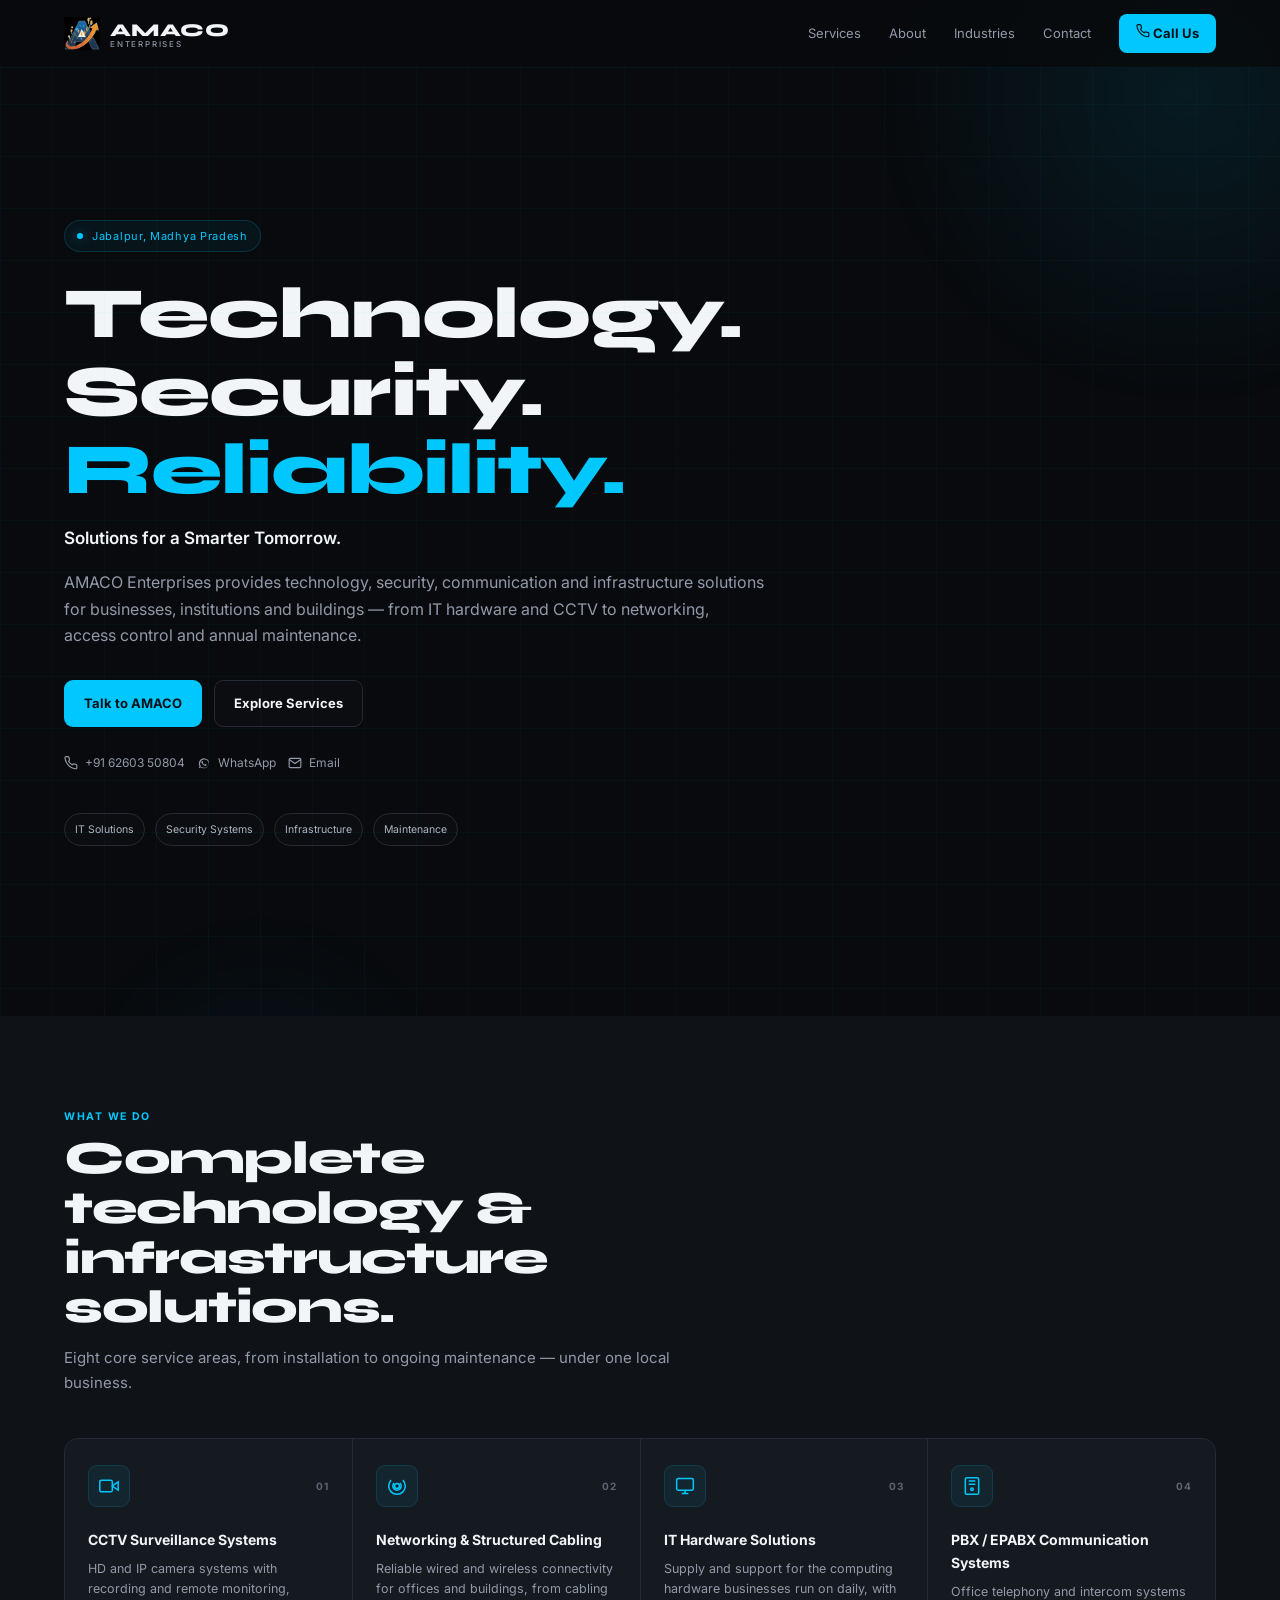
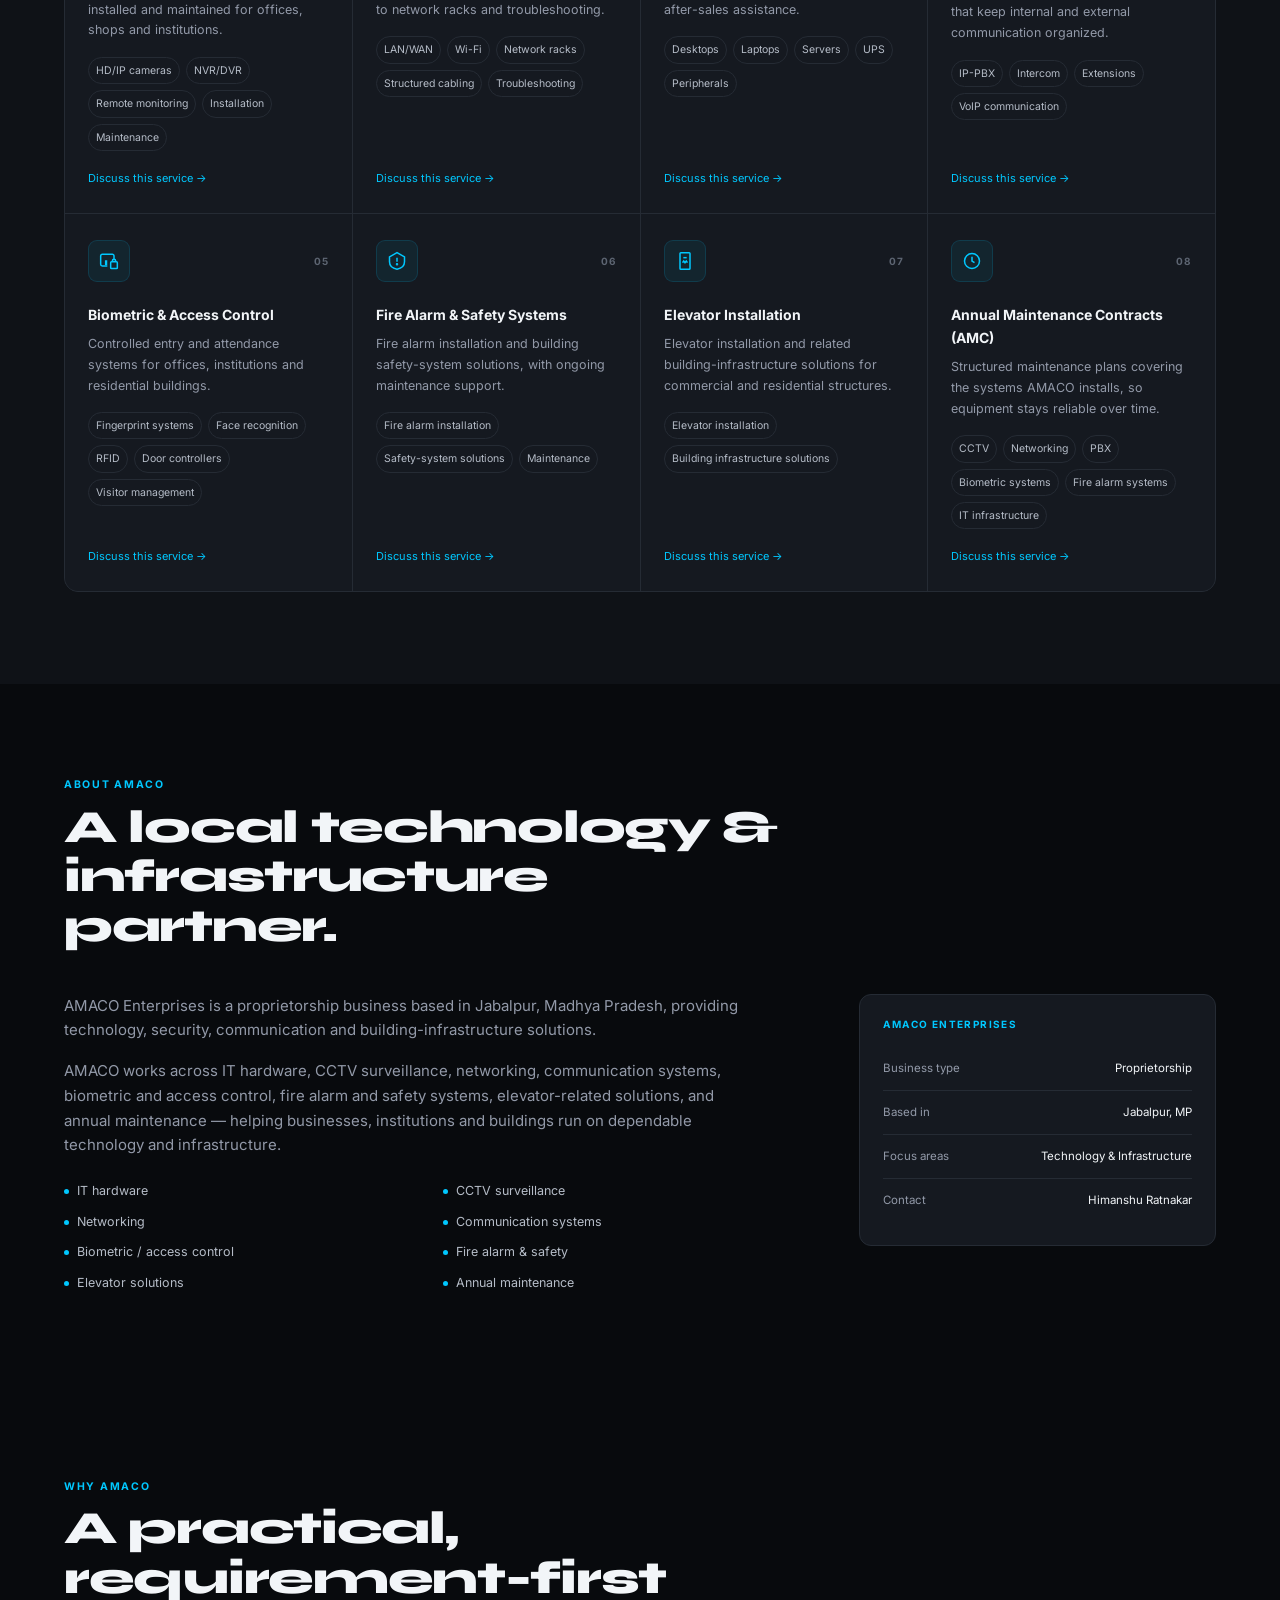
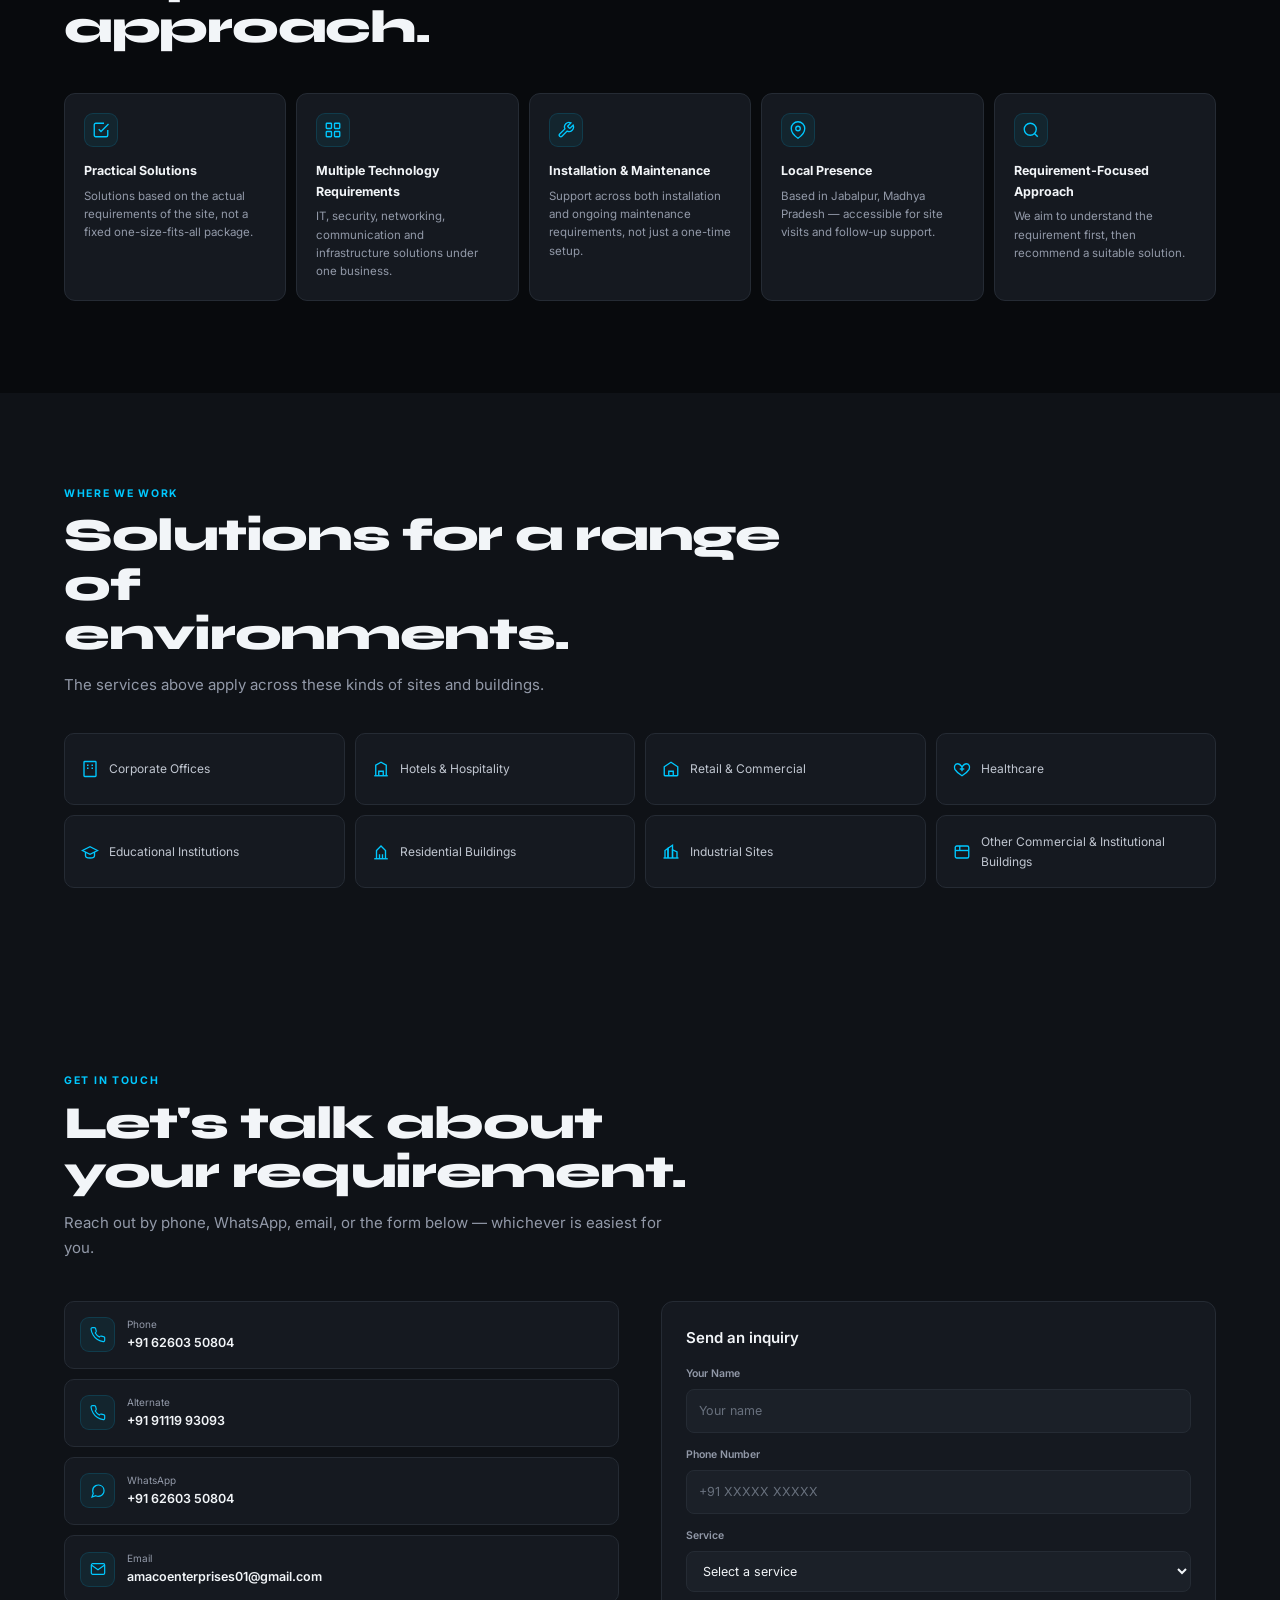
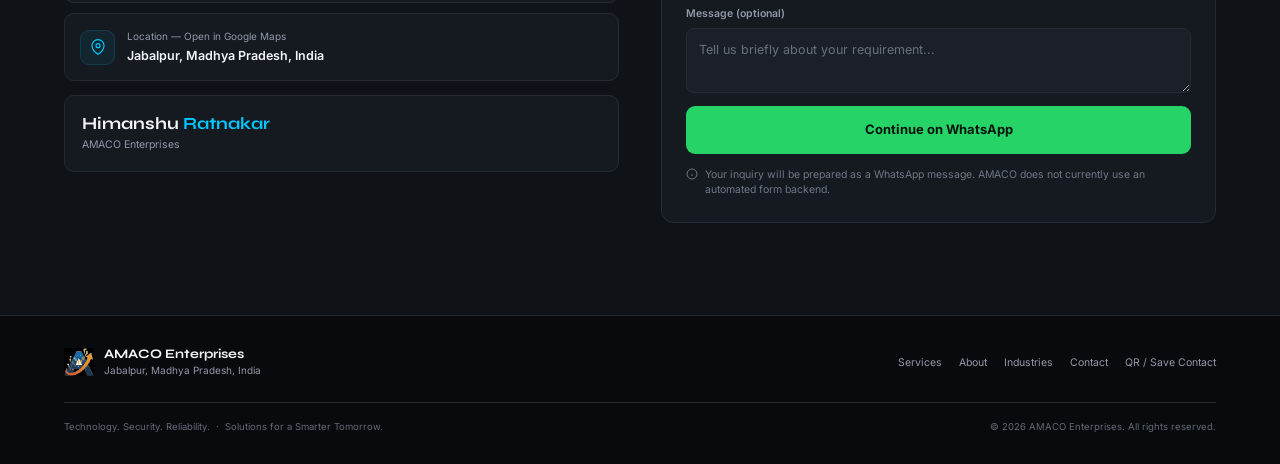
<file: index.html>
<!DOCTYPE html>
<html lang="en">
<head>
<meta charset="UTF-8"/>
<meta name="viewport" content="width=device-width, initial-scale=1.0"/>
<title>AMACO Enterprises — Technology. Security. Reliability.</title>
<meta name="description" content="AMACO Enterprises provides IT hardware, CCTV, networking, communication, access control, fire safety, elevator and maintenance solutions in Jabalpur, Madhya Pradesh."/>
<meta name="theme-color" content="#0A0B0E"/>

<!-- Open Graph -->
<meta property="og:title" content="AMACO Enterprises — Technology. Security. Reliability."/>
<meta property="og:description" content="Technology, security, communication and infrastructure solutions for businesses, institutions and buildings — based in Jabalpur, Madhya Pradesh."/>
<meta property="og:type" content="website"/>
<meta property="og:image" content="assets/logo_full.png"/>

<link rel="icon" type="image/png" sizes="512x512" href="assets/favicon-512.png"/>
<link rel="icon" type="image/png" sizes="192x192" href="assets/favicon-192.png"/>
<link rel="icon" type="image/png" sizes="32x32" href="assets/favicon-32.png"/>
<link rel="apple-touch-icon" href="assets/favicon-192.png"/>

<link rel="stylesheet" href="assets/style.css"/>
</head>
<body>

<div class="site-watermark" aria-hidden="true"></div>

<!-- NAV -->
<nav>
  <a class="nav-logo" href="#hero" aria-label="AMACO Enterprises home">
    <img src="assets/logo_mark_tight.png" alt="AMACO Enterprises logo"/>
    <span class="nav-logo-text">AMACO<small>Enterprises</small></span>
  </a>
  <div class="nav-links">
    <a href="#services">Services</a>
    <a href="#about">About</a>
    <a href="#industries">Industries</a>
    <a href="#contact">Contact</a>
    <a href="tel:+916260350804" class="nav-cta">
      <svg width="14" height="14" fill="none" stroke="currentColor" stroke-width="2" viewBox="0 0 24 24"><path d="M22 16.92v3a2 2 0 0 1-2.18 2 19.79 19.79 0 0 1-8.63-3.07A19.5 19.5 0 0 1 4.69 12 19.79 19.79 0 0 1 1.62 3.37 2 2 0 0 1 3.6 1h3a2 2 0 0 1 2 1.72c.127.96.361 1.903.7 2.81a2 2 0 0 1-.45 2.11L7.91 8.96a16 16 0 0 0 6.12 6.12l.96-.96a2 2 0 0 1 2.11-.45c.907.339 1.85.573 2.81.7A2 2 0 0 1 22 16.92z"/></svg>
      Call Us
    </a>
  </div>
  <button class="nav-toggle" id="navToggle" aria-label="Open menu" aria-expanded="false">
    <svg viewBox="0 0 24 24" fill="none" stroke="currentColor" stroke-width="2"><line x1="3" y1="6" x2="21" y2="6"/><line x1="3" y1="12" x2="21" y2="12"/><line x1="3" y1="18" x2="21" y2="18"/></svg>
  </button>
</nav>

<div class="mobile-menu" id="mobileMenu">
  <a href="#services">Services</a>
  <a href="#about">About</a>
  <a href="#industries">Industries</a>
  <a href="#contact">Contact</a>
  <a href="tel:+916260350804" class="nav-cta">Call Us</a>
</div>

<!-- HERO -->
<section id="hero">
  <div class="hero-bg">
    <div class="hero-bg-grid"></div>
    <div class="hero-bg-glow"></div>
    <div class="hero-bg-glow2"></div>
  </div>
  <div class="hero-inner">
    <div class="hero-eyebrow">
      <span class="eyebrow-dot"></span>
      Jabalpur, Madhya Pradesh
    </div>
    <h1 class="hero-title">
      Technology. Security. <span class="accent">Reliability.</span>
    </h1>
    <div class="hero-tagline">Solutions for a Smarter Tomorrow.</div>
    <p class="hero-sub">
      AMACO Enterprises provides technology, security, communication and infrastructure solutions for businesses, institutions and buildings — from IT hardware and CCTV to networking, access control and annual maintenance.
    </p>
    <div class="hero-actions">
      <a href="#contact" class="btn-primary">Talk to AMACO</a>
      <a href="#services" class="btn-secondary">Explore Services</a>
    </div>
    <div class="hero-quickactions">
      <a href="tel:+916260350804" class="quick-action">
        <svg width="14" height="14" fill="none" stroke="currentColor" stroke-width="2" viewBox="0 0 24 24"><path d="M22 16.92v3a2 2 0 0 1-2.18 2 19.79 19.79 0 0 1-8.63-3.07A19.5 19.5 0 0 1 4.69 12 19.79 19.79 0 0 1 1.62 3.37 2 2 0 0 1 3.6 1h3a2 2 0 0 1 2 1.72c.127.96.361 1.903.7 2.81a2 2 0 0 1-.45 2.11L7.91 8.96a16 16 0 0 0 6.12 6.12l.96-.96a2 2 0 0 1 2.11-.45c.907.339 1.85.573 2.81.7A2 2 0 0 1 22 16.92z"/></svg>
        +91 62603 50804
      </a>
      <a href="https://wa.me/916260350804?text=Hello%20AMACO%20Enterprises%2C%20I%20would%20like%20to%20discuss%20a%20requirement." target="_blank" class="quick-action">
        <svg width="14" height="14" fill="currentColor" viewBox="0 0 24 24"><path d="M17.6 6.32A8.86 8.86 0 0 0 12.05 4a8.94 8.94 0 0 0-7.74 13.4L3 21l3.7-1.28a8.9 8.9 0 0 0 4.35 1.13h0a8.94 8.94 0 0 0 6.55-15.53zm-5.55 13.7h0a7.42 7.42 0 0 1-3.78-1.04l-.27-.16-2.24.77.75-2.18-.18-.28a7.44 7.44 0 1 1 13.83-3.9 7.4 7.4 0 0 1-8.11 6.79zm4.08-5.56c-.22-.11-1.32-.65-1.53-.72s-.35-.11-.5.11-.58.72-.71.87-.26.17-.48.06a6.1 6.1 0 0 1-1.79-1.1 6.7 6.7 0 0 1-1.24-1.54c-.13-.22 0-.34.1-.45s.22-.26.33-.39a1.5 1.5 0 0 0 .22-.37.4.4 0 0 0 0-.39c-.06-.11-.5-1.2-.68-1.65s-.36-.38-.5-.38h-.43a.82.82 0 0 0-.6.28 2.5 2.5 0 0 0-.78 1.85 4.34 4.34 0 0 0 .91 2.3 9.9 9.9 0 0 0 3.79 3.35c.53.23.94.36 1.26.47a3 3 0 0 0 1.39.09 2.27 2.27 0 0 0 1.49-1.05 1.85 1.85 0 0 0 .13-1.05c-.06-.09-.2-.15-.42-.26z"/></svg>
        WhatsApp
      </a>
      <a href="mailto:amacoenterprises01@gmail.com" class="quick-action">
        <svg width="14" height="14" fill="none" stroke="currentColor" stroke-width="2" viewBox="0 0 24 24"><path d="M4 4h16c1.1 0 2 .9 2 2v12c0 1.1-.9 2-2 2H4c-1.1 0-2-.9-2-2V6c0-1.1.9-2 2-2z"/><polyline points="22,6 12,13 2,6"/></svg>
        Email
      </a>
    </div>
    <div class="value-strip">
      <span>IT Solutions</span>
      <span>Security Systems</span>
      <span>Infrastructure</span>
      <span>Maintenance</span>
    </div>
  </div>
</section>

<!-- SERVICES -->
<section id="services">
  <div class="section-label">What We Do</div>
  <h2 class="section-title">Complete technology &amp;<br>infrastructure solutions.</h2>
  <p class="section-sub">Eight core service areas, from installation to ongoing maintenance — under one local business.</p>

  <div class="services-grid">

    <div class="service-card">
      <div class="service-top">
        <div class="service-icon">
          <svg width="20" height="20" fill="none" stroke="currentColor" stroke-width="1.8" viewBox="0 0 24 24"><path d="M23 7l-7 5 7 5V7z"/><rect x="1" y="5" width="15" height="14" rx="2"/></svg>
        </div>
        <span class="service-num">01</span>
      </div>
      <div class="service-title">CCTV Surveillance Systems</div>
      <div class="service-desc">HD and IP camera systems with recording and remote monitoring, installed and maintained for offices, shops and institutions.</div>
      <ul class="service-includes">
        <li>HD/IP cameras</li><li>NVR/DVR</li><li>Remote monitoring</li><li>Installation</li><li>Maintenance</li>
      </ul>
      <a href="#contact" class="service-cta">Discuss this service →</a>
    </div>

    <div class="service-card">
      <div class="service-top">
        <div class="service-icon">
          <svg width="20" height="20" fill="none" stroke="currentColor" stroke-width="1.8" viewBox="0 0 24 24"><circle cx="12" cy="12" r="3"/><path d="M19.07 4.93a10 10 0 1 1-14.14 0"/><path d="M15.54 8.46a5 5 0 1 1-7.07 0"/></svg>
        </div>
        <span class="service-num">02</span>
      </div>
      <div class="service-title">Networking &amp; Structured Cabling</div>
      <div class="service-desc">Reliable wired and wireless connectivity for offices and buildings, from cabling to network racks and troubleshooting.</div>
      <ul class="service-includes">
        <li>LAN/WAN</li><li>Wi-Fi</li><li>Network racks</li><li>Structured cabling</li><li>Troubleshooting</li>
      </ul>
      <a href="#contact" class="service-cta">Discuss this service →</a>
    </div>

    <div class="service-card">
      <div class="service-top">
        <div class="service-icon">
          <svg width="20" height="20" fill="none" stroke="currentColor" stroke-width="1.8" viewBox="0 0 24 24"><rect x="2" y="3" width="20" height="14" rx="2"/><line x1="8" y1="21" x2="16" y2="21"/><line x1="12" y1="17" x2="12" y2="21"/></svg>
        </div>
        <span class="service-num">03</span>
      </div>
      <div class="service-title">IT Hardware Solutions</div>
      <div class="service-desc">Supply and support for the computing hardware businesses run on daily, with after-sales assistance.</div>
      <ul class="service-includes">
        <li>Desktops</li><li>Laptops</li><li>Servers</li><li>UPS</li><li>Peripherals</li>
      </ul>
      <a href="#contact" class="service-cta">Discuss this service →</a>
    </div>

    <div class="service-card">
      <div class="service-top">
        <div class="service-icon">
          <svg width="20" height="20" fill="none" stroke="currentColor" stroke-width="1.8" viewBox="0 0 24 24"><rect x="4" y="2" width="16" height="20" rx="2"/><line x1="8" y1="6" x2="16" y2="6"/><line x1="8" y1="10" x2="16" y2="10"/><circle cx="12" cy="16" r="1.5"/></svg>
        </div>
        <span class="service-num">04</span>
      </div>
      <div class="service-title">PBX / EPABX Communication Systems</div>
      <div class="service-desc">Office telephony and intercom systems that keep internal and external communication organized.</div>
      <ul class="service-includes">
        <li>IP-PBX</li><li>Intercom</li><li>Extensions</li><li>VoIP communication</li>
      </ul>
      <a href="#contact" class="service-cta">Discuss this service →</a>
    </div>

    <div class="service-card">
      <div class="service-top">
        <div class="service-icon">
          <svg width="20" height="20" fill="none" stroke="currentColor" stroke-width="1.8" viewBox="0 0 24 24"><path d="M18 11V6a2 2 0 0 0-2-2H4a2 2 0 0 0-2 2v10a2 2 0 0 0 2 2h6"/><path d="M8 12h1v4H8z"/><rect x="14" y="13" width="8" height="8" rx="1"/><path d="M16 13v-1a2 2 0 0 1 4 0v1"/></svg>
        </div>
        <span class="service-num">05</span>
      </div>
      <div class="service-title">Biometric &amp; Access Control</div>
      <div class="service-desc">Controlled entry and attendance systems for offices, institutions and residential buildings.</div>
      <ul class="service-includes">
        <li>Fingerprint systems</li><li>Face recognition</li><li>RFID</li><li>Door controllers</li><li>Visitor management</li>
      </ul>
      <a href="#contact" class="service-cta">Discuss this service →</a>
    </div>

    <div class="service-card">
      <div class="service-top">
        <div class="service-icon">
          <svg width="20" height="20" fill="none" stroke="currentColor" stroke-width="1.8" viewBox="0 0 24 24"><path d="M12 2 3 7v6c0 5 4 8 9 9 5-1 9-4 9-9V7l-9-5z"/><path d="M12 8v5"/><circle cx="12" cy="16" r="0.6" fill="currentColor"/></svg>
        </div>
        <span class="service-num">06</span>
      </div>
      <div class="service-title">Fire Alarm &amp; Safety Systems</div>
      <div class="service-desc">Fire alarm installation and building safety-system solutions, with ongoing maintenance support.</div>
      <ul class="service-includes">
        <li>Fire alarm installation</li><li>Safety-system solutions</li><li>Maintenance</li>
      </ul>
      <a href="#contact" class="service-cta">Discuss this service →</a>
    </div>

    <div class="service-card">
      <div class="service-top">
        <div class="service-icon">
          <svg width="20" height="20" fill="none" stroke="currentColor" stroke-width="1.8" viewBox="0 0 24 24"><rect x="6" y="2" width="12" height="20" rx="1"/><path d="M10 8h4"/><path d="M9 14l1.5-2 1.5 2 1.5-2 1.5 2"/></svg>
        </div>
        <span class="service-num">07</span>
      </div>
      <div class="service-title">Elevator Installation</div>
      <div class="service-desc">Elevator installation and related building-infrastructure solutions for commercial and residential structures.</div>
      <ul class="service-includes">
        <li>Elevator installation</li><li>Building infrastructure solutions</li>
      </ul>
      <a href="#contact" class="service-cta">Discuss this service →</a>
    </div>

    <div class="service-card">
      <div class="service-top">
        <div class="service-icon">
          <svg width="20" height="20" fill="none" stroke="currentColor" stroke-width="1.8" viewBox="0 0 24 24"><circle cx="12" cy="12" r="9"/><path d="M12 7v5l3 2"/></svg>
        </div>
        <span class="service-num">08</span>
      </div>
      <div class="service-title">Annual Maintenance Contracts (AMC)</div>
      <div class="service-desc">Structured maintenance plans covering the systems AMACO installs, so equipment stays reliable over time.</div>
      <ul class="service-includes">
        <li>CCTV</li><li>Networking</li><li>PBX</li><li>Biometric systems</li><li>Fire alarm systems</li><li>IT infrastructure</li>
      </ul>
      <a href="#contact" class="service-cta">Discuss this service →</a>
    </div>

  </div>
</section>

<!-- ABOUT -->
<section id="about">
  <div class="section-label">About AMACO</div>
  <h2 class="section-title">A local technology &amp;<br>infrastructure partner.</h2>

  <div class="about-grid">
    <div class="about-text">
      <p>AMACO Enterprises is a proprietorship business based in Jabalpur, Madhya Pradesh, providing technology, security, communication and building-infrastructure solutions.</p>
      <p>AMACO works across IT hardware, CCTV surveillance, networking, communication systems, biometric and access control, fire alarm and safety systems, elevator-related solutions, and annual maintenance — helping businesses, institutions and buildings run on dependable technology and infrastructure.</p>
      <ul class="about-list">
        <li><span class="about-list-dot"></span>IT hardware</li>
        <li><span class="about-list-dot"></span>CCTV surveillance</li>
        <li><span class="about-list-dot"></span>Networking</li>
        <li><span class="about-list-dot"></span>Communication systems</li>
        <li><span class="about-list-dot"></span>Biometric / access control</li>
        <li><span class="about-list-dot"></span>Fire alarm &amp; safety</li>
        <li><span class="about-list-dot"></span>Elevator solutions</li>
        <li><span class="about-list-dot"></span>Annual maintenance</li>
      </ul>
    </div>
    <div class="about-card">
      <div class="about-card-label">AMACO ENTERPRISES</div>
      <div class="about-card-row"><span>Business type</span><span>Proprietorship</span></div>
      <div class="about-card-row"><span>Based in</span><span>Jabalpur, MP</span></div>
      <div class="about-card-row"><span>Focus areas</span><span>Technology &amp; Infrastructure</span></div>
      <div class="about-card-row"><span>Contact</span><span>Himanshu Ratnakar</span></div>
    </div>
  </div>
</section>

<!-- WHY AMACO -->
<section id="why">
  <div class="section-label">Why AMACO</div>
  <h2 class="section-title">A practical, requirement-first<br>approach.</h2>

  <div class="why-grid">
    <div class="why-point">
      <div class="why-point-icon">
        <svg width="18" height="18" fill="none" stroke="#00C8FF" stroke-width="1.8" viewBox="0 0 24 24"><path d="M9 11l3 3L22 4"/><path d="M21 12v7a2 2 0 0 1-2 2H5a2 2 0 0 1-2-2V5a2 2 0 0 1 2-2h11"/></svg>
      </div>
      <div class="why-point-title">Practical Solutions</div>
      <div class="why-point-desc">Solutions based on the actual requirements of the site, not a fixed one-size-fits-all package.</div>
    </div>
    <div class="why-point">
      <div class="why-point-icon">
        <svg width="18" height="18" fill="none" stroke="#00C8FF" stroke-width="1.8" viewBox="0 0 24 24"><rect x="3" y="3" width="7" height="7" rx="1"/><rect x="14" y="3" width="7" height="7" rx="1"/><rect x="3" y="14" width="7" height="7" rx="1"/><rect x="14" y="14" width="7" height="7" rx="1"/></svg>
      </div>
      <div class="why-point-title">Multiple Technology Requirements</div>
      <div class="why-point-desc">IT, security, networking, communication and infrastructure solutions under one business.</div>
    </div>
    <div class="why-point">
      <div class="why-point-icon">
        <svg width="18" height="18" fill="none" stroke="#00C8FF" stroke-width="1.8" viewBox="0 0 24 24"><path d="M14.7 6.3a1 1 0 0 0 0 1.4l1.6 1.6a1 1 0 0 0 1.4 0l3.77-3.77a6 6 0 0 1-7.94 7.94l-6.91 6.91a2.12 2.12 0 0 1-3-3l6.91-6.91a6 6 0 0 1 7.94-7.94l-3.76 3.76z"/></svg>
      </div>
      <div class="why-point-title">Installation &amp; Maintenance</div>
      <div class="why-point-desc">Support across both installation and ongoing maintenance requirements, not just a one-time setup.</div>
    </div>
    <div class="why-point">
      <div class="why-point-icon">
        <svg width="18" height="18" fill="none" stroke="#00C8FF" stroke-width="1.8" viewBox="0 0 24 24"><path d="M21 10c0 7-9 13-9 13s-9-6-9-13a9 9 0 0 1 18 0z"/><circle cx="12" cy="10" r="3"/></svg>
      </div>
      <div class="why-point-title">Local Presence</div>
      <div class="why-point-desc">Based in Jabalpur, Madhya Pradesh — accessible for site visits and follow-up support.</div>
    </div>
    <div class="why-point">
      <div class="why-point-icon">
        <svg width="18" height="18" fill="none" stroke="#00C8FF" stroke-width="1.8" viewBox="0 0 24 24"><circle cx="11" cy="11" r="8"/><line x1="21" y1="21" x2="16.65" y2="16.65"/></svg>
      </div>
      <div class="why-point-title">Requirement-Focused Approach</div>
      <div class="why-point-desc">We aim to understand the requirement first, then recommend a suitable solution.</div>
    </div>
  </div>
</section>

<!-- INDUSTRIES -->
<section id="industries">
  <div class="section-label">Where We Work</div>
  <h2 class="section-title">Solutions for a range of<br>environments.</h2>
  <p class="section-sub">The services above apply across these kinds of sites and buildings.</p>

  <div class="industries-grid">
    <div class="industry-chip"><svg width="18" height="18" fill="none" stroke="currentColor" stroke-width="1.8" viewBox="0 0 24 24"><rect x="4" y="2" width="16" height="20" rx="1"/><line x1="8" y1="7" x2="10" y2="7"/><line x1="14" y1="7" x2="16" y2="7"/><line x1="8" y1="11" x2="10" y2="11"/><line x1="14" y1="11" x2="16" y2="11"/></svg>Corporate Offices</div>
    <div class="industry-chip"><svg width="18" height="18" fill="none" stroke="currentColor" stroke-width="1.8" viewBox="0 0 24 24"><path d="M3 21h18"/><path d="M5 21V7l7-4 7 4v14"/><path d="M9 21v-6h6v6"/></svg>Hotels &amp; Hospitality</div>
    <div class="industry-chip"><svg width="18" height="18" fill="none" stroke="currentColor" stroke-width="1.8" viewBox="0 0 24 24"><path d="M3 9l9-6 9 6v11a1 1 0 0 1-1 1H4a1 1 0 0 1-1-1z"/><path d="M9 21v-6h6v6"/></svg>Retail &amp; Commercial</div>
    <div class="industry-chip"><svg width="18" height="18" fill="none" stroke="currentColor" stroke-width="1.8" viewBox="0 0 24 24"><path d="M12 21s-7-4.35-9.5-8.5C1 9 2.5 5 6.5 5c2 0 3.5 1.5 5.5 4 2-2.5 3.5-4 5.5-4 4 0 5.5 4 4 7.5C19 16.65 12 21 12 21z"/><path d="M9 12h6"/><path d="M12 9v6"/></svg>Healthcare</div>
    <div class="industry-chip"><svg width="18" height="18" fill="none" stroke="currentColor" stroke-width="1.8" viewBox="0 0 24 24"><path d="M22 10L12 5 2 10l10 5 10-5z"/><path d="M6 12v5c0 1.5 2.5 3 6 3s6-1.5 6-3v-5"/></svg>Educational Institutions</div>
    <div class="industry-chip"><svg width="18" height="18" fill="none" stroke="currentColor" stroke-width="1.8" viewBox="0 0 24 24"><path d="M3 21h18"/><path d="M6 21V10l6-6 6 6v11"/><line x1="10" y1="21" x2="10" y2="15"/><line x1="14" y1="21" x2="14" y2="15"/></svg>Residential Buildings</div>
    <div class="industry-chip"><svg width="18" height="18" fill="none" stroke="currentColor" stroke-width="1.8" viewBox="0 0 24 24"><path d="M2 20h20"/><path d="M4 20V10l4-3v13"/><path d="M8 20V7l6-4v17"/><path d="M14 20V9l6 3v8"/></svg>Industrial Sites</div>
    <div class="industry-chip"><svg width="18" height="18" fill="none" stroke="currentColor" stroke-width="1.8" viewBox="0 0 24 24"><rect x="3" y="4" width="18" height="16" rx="2"/><line x1="3" y1="10" x2="21" y2="10"/><line x1="9" y1="4" x2="9" y2="10"/></svg>Other Commercial &amp; Institutional Buildings</div>
  </div>
</section>

<!-- CONTACT -->
<section id="contact">
  <div class="section-label">Get In Touch</div>
  <h2 class="section-title">Let's talk about<br>your requirement.</h2>
  <p class="section-sub">Reach out by phone, WhatsApp, email, or the form below — whichever is easiest for you.</p>

  <div class="contact-grid">
    <div class="contact-info">
      <a href="tel:+916260350804" class="contact-row">
        <div class="contact-row-icon">
          <svg width="16" height="16" fill="none" stroke="#00C8FF" stroke-width="1.8" viewBox="0 0 24 24"><path d="M22 16.92v3a2 2 0 0 1-2.18 2 19.79 19.79 0 0 1-8.63-3.07A19.5 19.5 0 0 1 4.69 12 19.79 19.79 0 0 1 1.62 3.37 2 2 0 0 1 3.6 1h3a2 2 0 0 1 2 1.72c.127.96.361 1.903.7 2.81a2 2 0 0 1-.45 2.11L7.91 8.96a16 16 0 0 0 6.12 6.12l.96-.96a2 2 0 0 1 2.11-.45c.907.339 1.85.573 2.81.7A2 2 0 0 1 22 16.92z"/></svg>
        </div>
        <div>
          <div class="contact-row-label">Phone</div>
          <div class="contact-row-val">+91 62603 50804</div>
        </div>
      </a>
      <a href="tel:+919111993093" class="contact-row">
        <div class="contact-row-icon">
          <svg width="16" height="16" fill="none" stroke="#00C8FF" stroke-width="1.8" viewBox="0 0 24 24"><path d="M22 16.92v3a2 2 0 0 1-2.18 2 19.79 19.79 0 0 1-8.63-3.07A19.5 19.5 0 0 1 4.69 12 19.79 19.79 0 0 1 1.62 3.37 2 2 0 0 1 3.6 1h3a2 2 0 0 1 2 1.72c.127.96.361 1.903.7 2.81a2 2 0 0 1-.45 2.11L7.91 8.96a16 16 0 0 0 6.12 6.12l.96-.96a2 2 0 0 1 2.11-.45c.907.339 1.85.573 2.81.7A2 2 0 0 1 22 16.92z"/></svg>
        </div>
        <div>
          <div class="contact-row-label">Alternate</div>
          <div class="contact-row-val">+91 91119 93093</div>
        </div>
      </a>
      <a href="https://wa.me/916260350804?text=Hello%20AMACO%20Enterprises%2C%20I%20would%20like%20to%20discuss%20a%20requirement." target="_blank" class="contact-row">
        <div class="contact-row-icon">
          <svg width="16" height="16" fill="none" stroke="#00C8FF" stroke-width="1.8" viewBox="0 0 24 24"><path d="M21 11.5a8.38 8.38 0 0 1-.9 3.8 8.5 8.5 0 0 1-7.6 4.7 8.38 8.38 0 0 1-3.8-.9L3 21l1.9-5.7a8.38 8.38 0 0 1-.9-3.8 8.5 8.5 0 0 1 4.7-7.6 8.38 8.38 0 0 1 3.8-.9h.5a8.48 8.48 0 0 1 8 8v.5z"/></svg>
        </div>
        <div>
          <div class="contact-row-label">WhatsApp</div>
          <div class="contact-row-val">+91 62603 50804</div>
        </div>
      </a>
      <a href="mailto:amacoenterprises01@gmail.com" class="contact-row">
        <div class="contact-row-icon">
          <svg width="16" height="16" fill="none" stroke="#00C8FF" stroke-width="1.8" viewBox="0 0 24 24"><path d="M4 4h16c1.1 0 2 .9 2 2v12c0 1.1-.9 2-2 2H4c-1.1 0-2-.9-2-2V6c0-1.1.9-2 2-2z"/><polyline points="22,6 12,13 2,6"/></svg>
        </div>
        <div>
          <div class="contact-row-label">Email</div>
          <div class="contact-row-val">amacoenterprises01@gmail.com</div>
        </div>
      </a>
      <a href="https://goo.gl/maps/6WW34qLkvizJWXJ19" target="_blank" class="contact-row">
        <div class="contact-row-icon">
          <svg width="16" height="16" fill="none" stroke="#00C8FF" stroke-width="1.8" viewBox="0 0 24 24"><path d="M21 10c0 7-9 13-9 13s-9-6-9-13a9 9 0 0 1 18 0z"/><circle cx="12" cy="10" r="3"/></svg>
        </div>
        <div>
          <div class="contact-row-label">Location — Open in Google Maps</div>
          <div class="contact-row-val">Jabalpur, Madhya Pradesh, India</div>
        </div>
      </a>

      <div class="contact-person">
        <div class="contact-person-name">Himanshu <span>Ratnakar</span></div>
        <div class="contact-person-org">AMACO Enterprises</div>
      </div>
    </div>

    <form class="contact-form" id="inquiryForm">
      <div style="font-size:15px;font-weight:600;color:var(--white);margin-bottom:2px;">Send an inquiry</div>
      <div class="form-group">
        <label class="form-label" for="fName">Your Name</label>
        <input class="form-input" type="text" id="fName" placeholder="Your name" required/>
      </div>
      <div class="form-group">
        <label class="form-label" for="fPhone">Phone Number</label>
        <input class="form-input" type="tel" id="fPhone" placeholder="+91 XXXXX XXXXX" required/>
      </div>
      <div class="form-group">
        <label class="form-label" for="fService">Service</label>
        <select class="form-input" id="fService">
          <option value="">Select a service</option>
          <option>CCTV Surveillance Systems</option>
          <option>Networking &amp; Structured Cabling</option>
          <option>IT Hardware Solutions</option>
          <option>PBX / EPABX Communication Systems</option>
          <option>Biometric &amp; Access Control</option>
          <option>Fire Alarm &amp; Safety Systems</option>
          <option>Elevator Installation</option>
          <option>Annual Maintenance Contract (AMC)</option>
          <option>Other</option>
        </select>
      </div>
      <div class="form-group">
        <label class="form-label" for="fMessage">Message (optional)</label>
        <textarea class="form-input" id="fMessage" placeholder="Tell us briefly about your requirement..."></textarea>
      </div>
      <button type="submit" class="btn-whatsapp" style="justify-content:center;">Continue on WhatsApp</button>
      <div class="form-note">
        <svg width="14" height="14" fill="none" stroke="currentColor" stroke-width="2" viewBox="0 0 24 24"><circle cx="12" cy="12" r="10"/><line x1="12" y1="16" x2="12" y2="12"/><line x1="12" y1="8" x2="12.01" y2="8"/></svg>
        Your inquiry will be prepared as a WhatsApp message. AMACO does not currently use an automated form backend.
      </div>
    </form>
  </div>
</section>

<!-- FOOTER -->
<footer>
  <div class="footer-top">
    <div class="footer-brand">
      <img src="assets/logo_mark_tight.png" alt="AMACO Enterprises logo"/>
      <div>
        <div class="footer-brand-text">AMACO Enterprises</div>
        <div class="footer-tagline">Jabalpur, Madhya Pradesh, India</div>
      </div>
    </div>
    <div class="footer-links">
      <a href="#services">Services</a>
      <a href="#about">About</a>
      <a href="#industries">Industries</a>
      <a href="#contact">Contact</a>
      <a href="contact.html">QR / Save Contact</a>
    </div>
  </div>
  <div class="footer-bottom">
    <div>Technology. Security. Reliability. &nbsp;·&nbsp; Solutions for a Smarter Tomorrow.</div>
    <div>© 2026 AMACO Enterprises. All rights reserved.</div>
  </div>
</footer>

<script src="assets/main.js"></script>
</body>
</html>
</file>
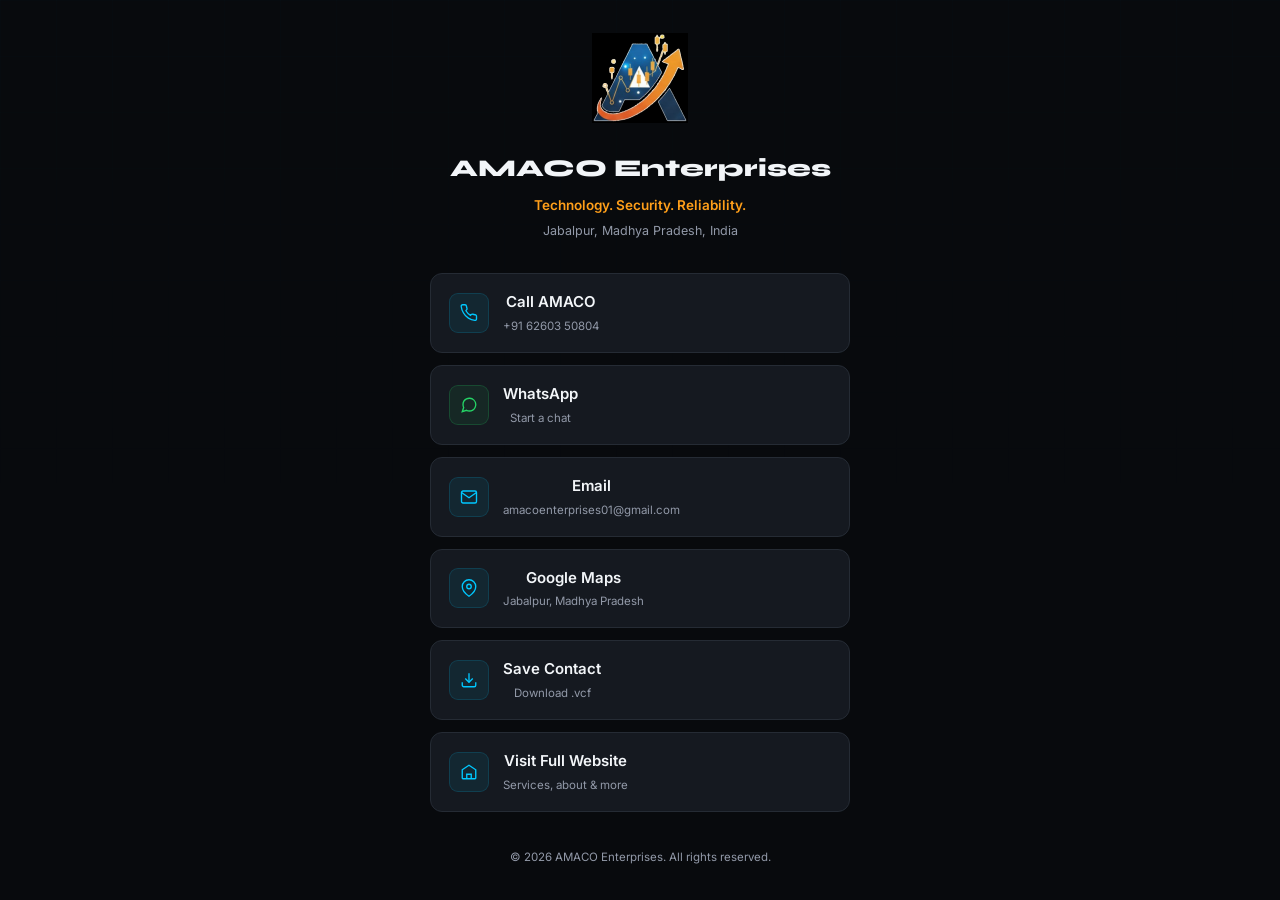
<file: contact.html>
<!DOCTYPE html>
<html lang="en">
<head>
<meta charset="UTF-8"/>
<meta name="viewport" content="width=device-width, initial-scale=1.0"/>
<title>AMACO Enterprises — Contact</title>
<meta name="description" content="Contact AMACO Enterprises — call, WhatsApp, email, find us on Google Maps, or save our contact card."/>
<meta name="theme-color" content="#0A0B0E"/>
<link rel="icon" type="image/png" sizes="512x512" href="assets/favicon-512.png"/>
<link rel="icon" type="image/png" sizes="192x192" href="assets/favicon-192.png"/>
<link rel="apple-touch-icon" href="assets/favicon-192.png"/>
<link rel="stylesheet" href="assets/style.css"/>
<style>
  body { display: flex; align-items: center; justify-content: center; min-height: 100vh; padding: 32px 20px; }
  .qr-card {
    width: 100%; max-width: 420px;
    text-align: center;
    position: relative; z-index: 1;
  }
  .qr-logo { width: 96px; height: auto; margin: 0 auto 18px; }
  .qr-brand {
    font-family: 'Syne', sans-serif;
    font-size: 24px; font-weight: 800;
    color: var(--white); margin-bottom: 6px;
  }
  .qr-tagline { font-size: 13.5px; color: var(--orange); font-weight: 600; margin-bottom: 4px; }
  .qr-sub { font-size: 12.5px; color: var(--muted); margin-bottom: 32px; }
  .qr-actions { display: flex; flex-direction: column; gap: 12px; }
  .qr-btn {
    display: flex; align-items: center; gap: 14px;
    padding: 16px 18px;
    background: var(--surface);
    border: 1px solid var(--border);
    border-radius: var(--radius);
    text-decoration: none;
    color: var(--white);
    font-size: 15px; font-weight: 600;
    transition: border-color .2s, background .2s;
  }
  .qr-btn:hover { border-color: rgba(0,200,255,.3); background: var(--raised); }
  .qr-btn .qr-btn-icon {
    width: 40px; height: 40px; border-radius: 9px;
    background: rgba(0,200,255,.08);
    border: 1px solid rgba(0,200,255,.15);
    display: flex; align-items: center; justify-content: center;
    flex-shrink: 0;
    color: var(--cyan);
  }
  .qr-btn.whatsapp .qr-btn-icon { background: rgba(37,211,102,.08); border-color: rgba(37,211,102,.2); color: #25D366; }
  .qr-btn-sub { font-size: 11.5px; color: var(--muted); font-weight: 400; margin-top: 2px; }
  .qr-footer { margin-top: 36px; font-size: 11.5px; color: var(--muted); }
</style>
<style>.qr-logo{object-fit:contain;min-height:70px}.qr-logo[alt]{font-size:10px;color:#9299a8}</style>
</head>
<body>

<div class="site-watermark" aria-hidden="true"></div>

<div class="qr-card">
  <img class="qr-logo" src="assets/logo_mark_tight.png" alt="AMACO Enterprises logo"/>
  <div class="qr-brand">AMACO Enterprises</div>
  <div class="qr-tagline">Technology. Security. Reliability.</div>
  <div class="qr-sub">Jabalpur, Madhya Pradesh, India</div>

  <div class="qr-actions">
    <a href="tel:+916260350804" class="qr-btn">
      <div class="qr-btn-icon">
        <svg width="18" height="18" fill="none" stroke="currentColor" stroke-width="1.8" viewBox="0 0 24 24"><path d="M22 16.92v3a2 2 0 0 1-2.18 2 19.79 19.79 0 0 1-8.63-3.07A19.5 19.5 0 0 1 4.69 12 19.79 19.79 0 0 1 1.62 3.37 2 2 0 0 1 3.6 1h3a2 2 0 0 1 2 1.72c.127.96.361 1.903.7 2.81a2 2 0 0 1-.45 2.11L7.91 8.96a16 16 0 0 0 6.12 6.12l.96-.96a2 2 0 0 1 2.11-.45c.907.339 1.85.573 2.81.7A2 2 0 0 1 22 16.92z"/></svg>
      </div>
      <div>
        Call AMACO
        <div class="qr-btn-sub">+91 62603 50804</div>
      </div>
    </a>

    <a href="https://wa.me/916260350804?text=Hello%20AMACO%20Enterprises%2C%20I%20would%20like%20to%20discuss%20a%20requirement." target="_blank" class="qr-btn whatsapp">
      <div class="qr-btn-icon">
        <svg width="18" height="18" fill="none" stroke="currentColor" stroke-width="1.8" viewBox="0 0 24 24"><path d="M21 11.5a8.38 8.38 0 0 1-.9 3.8 8.5 8.5 0 0 1-7.6 4.7 8.38 8.38 0 0 1-3.8-.9L3 21l1.9-5.7a8.38 8.38 0 0 1-.9-3.8 8.5 8.5 0 0 1 4.7-7.6 8.38 8.38 0 0 1 3.8-.9h.5a8.48 8.48 0 0 1 8 8v.5z"/></svg>
      </div>
      <div>
        WhatsApp
        <div class="qr-btn-sub">Start a chat</div>
      </div>
    </a>

    <a href="mailto:amacoenterprises01@gmail.com" class="qr-btn">
      <div class="qr-btn-icon">
        <svg width="18" height="18" fill="none" stroke="currentColor" stroke-width="1.8" viewBox="0 0 24 24"><path d="M4 4h16c1.1 0 2 .9 2 2v12c0 1.1-.9 2-2 2H4c-1.1 0-2-.9-2-2V6c0-1.1.9-2 2-2z"/><polyline points="22,6 12,13 2,6"/></svg>
      </div>
      <div>
        Email
        <div class="qr-btn-sub">amacoenterprises01@gmail.com</div>
      </div>
    </a>

    <a href="https://goo.gl/maps/6WW34qLkvizJWXJ19" target="_blank" class="qr-btn">
      <div class="qr-btn-icon">
        <svg width="18" height="18" fill="none" stroke="currentColor" stroke-width="1.8" viewBox="0 0 24 24"><path d="M21 10c0 7-9 13-9 13s-9-6-9-13a9 9 0 0 1 18 0z"/><circle cx="12" cy="10" r="3"/></svg>
      </div>
      <div>
        Google Maps
        <div class="qr-btn-sub">Jabalpur, Madhya Pradesh</div>
      </div>
    </a>

    <a href="contact.vcf" download class="qr-btn">
      <div class="qr-btn-icon">
        <svg width="18" height="18" fill="none" stroke="currentColor" stroke-width="1.8" viewBox="0 0 24 24"><path d="M21 15v4a2 2 0 0 1-2 2H5a2 2 0 0 1-2-2v-4"/><polyline points="7 10 12 15 17 10"/><line x1="12" y1="15" x2="12" y2="3"/></svg>
      </div>
      <div>
        Save Contact
        <div class="qr-btn-sub">Download .vcf</div>
      </div>
    </a>

    <a href="index.html" class="qr-btn">
      <div class="qr-btn-icon">
        <svg width="18" height="18" fill="none" stroke="currentColor" stroke-width="1.8" viewBox="0 0 24 24"><path d="M3 9l9-6 9 6v11a1 1 0 0 1-1 1H4a1 1 0 0 1-1-1z"/><path d="M9 21v-6h6v6"/></svg>
      </div>
      <div>
        Visit Full Website
        <div class="qr-btn-sub">Services, about &amp; more</div>
      </div>
    </a>
  </div>

  <div class="qr-footer">© 2026 AMACO Enterprises. All rights reserved.</div>
</div>

</body>
</html>
</file>
<file: assets/style.css>
@import url('https://fonts.googleapis.com/css2?family=Inter:wght@400;500;600;700&family=Syne:wght@600;700;800&display=swap');
:root{--black:#080a0d;--graphite:#0f1217;--surface:#151920;--raised:#1b2028;--border:#252b34;--cyan:#00c8ff;--orange:#ff9f1a;--white:#f2f5f8;--muted:#9299a8;--radius:12px}
*{box-sizing:border-box;margin:0;padding:0}html{scroll-behavior:smooth;scroll-padding-top:76px}body{background:var(--black);color:var(--white);font:15px/1.65 Inter,system-ui,sans-serif;-webkit-font-smoothing:antialiased;overflow-x:hidden}a{color:inherit}button,input,select,textarea{font:inherit}.site-watermark{position:fixed;inset:0;pointer-events:none;opacity:.025;background-image:linear-gradient(rgba(0,200,255,.5) 1px,transparent 1px),linear-gradient(90deg,rgba(0,200,255,.5) 1px,transparent 1px);background-size:56px 56px;mask-image:linear-gradient(to bottom,black,transparent 75%);z-index:0}
nav{position:fixed;top:0;left:0;right:0;z-index:100;height:68px;display:flex;align-items:center;justify-content:space-between;padding:0 5vw;background:rgba(8,10,13,.82);backdrop-filter:blur(18px);-webkit-backdrop-filter:blur(18px);border-bottom:1px solid rgba(0,200,255,.08)}.nav-logo{display:flex;align-items:center;gap:10px;text-decoration:none}.nav-logo img{width:36px;height:36px;object-fit:contain}.nav-logo-text{font:800 18px Syne,sans-serif;letter-spacing:.4px}.nav-logo-text small{display:block;font:500 8px Inter,sans-serif;letter-spacing:1.8px;text-transform:uppercase;color:var(--muted);margin-top:-2px}.nav-links{display:flex;align-items:center;gap:28px}.nav-links a{font-size:13px;color:var(--muted);text-decoration:none;transition:.2s}.nav-links a:hover{color:var(--white)}.nav-cta{padding:9px 17px!important;border-radius:8px;background:var(--cyan);color:#071016!important;font-weight:700!important}.nav-toggle{display:none;background:none;border:0;color:var(--white);width:42px;height:42px}.nav-toggle svg{width:23px;height:23px}.mobile-menu{display:none;position:fixed;top:68px;left:0;right:0;z-index:99;background:rgba(8,10,13,.97);border-bottom:1px solid var(--border);padding:14px 5vw}.mobile-menu a{display:block;padding:13px 4px;text-decoration:none;color:var(--muted);border-bottom:1px solid rgba(255,255,255,.05)}.mobile-menu a:last-child{border:0}.mobile-menu.open{display:block}
section{position:relative;z-index:1;padding:92px 5vw}.hero-bg{position:absolute;inset:0;overflow:hidden;pointer-events:none}.hero-bg-grid{position:absolute;inset:0;background-image:linear-gradient(rgba(0,200,255,.035) 1px,transparent 1px),linear-gradient(90deg,rgba(0,200,255,.035) 1px,transparent 1px);background-size:52px 52px}.hero-bg-glow,.hero-bg-glow2{position:absolute;border-radius:50%;filter:blur(2px);background:radial-gradient(circle,rgba(0,200,255,.09),transparent 68%)}.hero-bg-glow{width:650px;height:650px;right:-230px;top:-230px}.hero-bg-glow2{width:420px;height:420px;left:4%;bottom:-300px;opacity:.55}.hero-inner{min-height:calc(100vh - 68px);display:flex;flex-direction:column;justify-content:center;max-width:790px;padding-top:50px}.hero-eyebrow{display:inline-flex;align-items:center;gap:9px;width:max-content;padding:6px 12px;border:1px solid rgba(0,200,255,.18);background:rgba(0,200,255,.055);border-radius:999px;color:var(--cyan);font-size:11px;letter-spacing:.7px;margin-bottom:23px}.eyebrow-dot{width:6px;height:6px;border-radius:50%;background:var(--cyan);box-shadow:0 0 12px rgba(0,200,255,.6)}.hero-title,.section-title{font-family:Syne,sans-serif;font-weight:800;line-height:1.08;letter-spacing:-1.3px}.hero-title{font-size:clamp(42px,7vw,72px);max-width:820px}.accent{color:var(--cyan)}.hero-tagline{margin-top:16px;font-size:17px;font-weight:600;color:var(--white)}.hero-sub{max-width:700px;margin:17px 0 31px;color:var(--muted);font-size:16px}.hero-actions,.hero-quickactions{display:flex;gap:12px;flex-wrap:wrap}.btn-primary,.btn-secondary,.btn-whatsapp{display:inline-flex;align-items:center;justify-content:center;text-decoration:none;border-radius:9px;padding:12px 19px;font-size:13px;font-weight:700;border:1px solid transparent;cursor:pointer;transition:.2s}.btn-primary{background:var(--cyan);color:#061016}.btn-primary:hover{transform:translateY(-1px);filter:brightness(1.05)}.btn-secondary{border-color:var(--border);color:var(--white);background:rgba(255,255,255,.015)}.btn-secondary:hover{border-color:rgba(0,200,255,.45);color:var(--cyan)}.hero-quickactions{margin-top:26px}.quick-action{display:inline-flex;align-items:center;gap:7px;color:var(--muted);font-size:12px;text-decoration:none}.quick-action:hover{color:var(--white)}.value-strip{display:flex;gap:10px;flex-wrap:wrap;margin-top:40px}.value-strip span{padding:7px 10px;border:1px solid var(--border);border-radius:999px;color:#aeb5c2;font-size:10.5px;background:rgba(255,255,255,.015)}
#services,#contact{background:var(--graphite)}.section-label{font-size:10.5px;text-transform:uppercase;letter-spacing:1.7px;color:var(--cyan);font-weight:700;margin-bottom:9px}.section-title{font-size:clamp(29px,4.5vw,46px);max-width:760px}.section-sub{color:var(--muted);max-width:610px;margin-top:13px}.services-grid{display:grid;grid-template-columns:repeat(4,minmax(0,1fr));gap:1px;margin-top:42px;background:var(--border);border:1px solid var(--border);border-radius:14px;overflow:hidden}.service-card{background:var(--surface);padding:26px 23px;min-height:310px;display:flex;flex-direction:column;transition:.22s}.service-card:hover{background:var(--raised);transform:translateY(-1px)}.service-top{display:flex;justify-content:space-between;align-items:center}.service-icon,.why-point-icon,.contact-row-icon{display:flex;align-items:center;justify-content:center;border-radius:9px;background:rgba(0,200,255,.065);border:1px solid rgba(0,200,255,.14);color:var(--cyan)}.service-icon{width:42px;height:42px}.service-num{font:700 10px Inter;color:#5d6572;letter-spacing:1px}.service-title{font-size:14px;font-weight:700;margin:21px 0 8px}.service-desc{font-size:12.5px;color:var(--muted);line-height:1.65}.service-includes{list-style:none;display:flex;flex-wrap:wrap;gap:6px;margin-top:16px}.service-includes li{font-size:10.5px;color:#b5bcc7;border:1px solid var(--border);border-radius:999px;padding:4px 7px}.service-cta{margin-top:auto;padding-top:18px;font-size:11px;color:var(--cyan);text-decoration:none}
#about{background:var(--black)}.about-grid{display:grid;grid-template-columns:1.35fr .65fr;gap:55px;margin-top:42px}.about-text p{color:var(--muted);margin-bottom:16px;max-width:690px}.about-list{display:grid;grid-template-columns:1fr 1fr;gap:10px 18px;list-style:none;margin-top:23px}.about-list li{display:flex;align-items:center;gap:8px;font-size:12.5px;color:#b5bcc7}.about-list-dot{width:5px;height:5px;border-radius:50%;background:var(--cyan)}.about-card{align-self:start;border:1px solid var(--border);background:var(--surface);border-radius:12px;padding:23px}.about-card-label{font:700 10px Inter;color:var(--cyan);letter-spacing:1.4px;margin-bottom:17px}.about-card-row{display:flex;justify-content:space-between;gap:15px;padding:12px 0;border-bottom:1px solid var(--border);font-size:11.5px}.about-card-row:last-child{border:0}.about-card-row span:first-child{color:var(--muted)}.about-card-row span:last-child{text-align:right;color:var(--white)}
#why{background:var(--black)}.why-grid{display:grid;grid-template-columns:repeat(5,1fr);gap:10px;margin-top:40px}.why-point{padding:19px;border:1px solid var(--border);background:var(--surface);border-radius:11px}.why-point-icon{width:34px;height:34px;margin-bottom:14px}.why-point-title{font-weight:700;font-size:12.5px;margin-bottom:5px}.why-point-desc{font-size:11.5px;line-height:1.6;color:var(--muted)}
#industries{background:var(--graphite)}.industries-grid{display:grid;grid-template-columns:repeat(4,1fr);gap:10px;margin-top:35px}.industry-chip{display:flex;align-items:center;gap:10px;min-height:72px;padding:16px;border:1px solid var(--border);border-radius:10px;background:var(--surface);color:#c0c6d0;font-size:12px}.industry-chip svg{color:var(--cyan);flex:none}
.contact-grid{display:grid;grid-template-columns:1fr 1fr;gap:42px;margin-top:40px}.contact-info{display:flex;flex-direction:column;gap:10px}.contact-row{display:flex;align-items:center;gap:12px;padding:14px 15px;background:var(--surface);border:1px solid var(--border);border-radius:10px;text-decoration:none}.contact-row:hover{border-color:rgba(0,200,255,.28)}.contact-row-icon{width:35px;height:35px;flex:none}.contact-row-label{font-size:10px;color:var(--muted);margin-bottom:1px}.contact-row-val{font-size:12.5px;font-weight:600}.contact-person{margin-top:4px;padding:17px;border:1px solid var(--border);background:var(--surface);border-radius:10px}.contact-person-name{font:700 17px Syne,sans-serif}.contact-person-name span{color:var(--cyan)}.contact-person-org{font-size:10.5px;color:var(--muted);margin-top:2px}.contact-form{background:var(--surface);border:1px solid var(--border);border-radius:12px;padding:24px;display:flex;flex-direction:column;gap:13px}.form-group{display:flex;flex-direction:column;gap:6px}.form-label{font-size:10.5px;color:var(--muted);font-weight:600}.form-input{width:100%;padding:11px 12px;border-radius:8px;border:1px solid var(--border);background:var(--raised);color:var(--white);outline:none;font-size:12.5px}.form-input:focus{border-color:rgba(0,200,255,.55)}.form-input::placeholder{color:#68707d}.form-note{display:flex;gap:7px;align-items:flex-start;color:#6f7784;font-size:10.5px;line-height:1.5}.btn-whatsapp{background:#25d366;color:#06140b}.contact-form .btn-whatsapp{width:100%}
footer{position:relative;z-index:1;padding:30px 5vw;border-top:1px solid var(--border);background:var(--black)}.footer-top{display:flex;justify-content:space-between;gap:25px;align-items:center}.footer-brand{display:flex;align-items:center;gap:10px}.footer-brand img{width:30px;height:30px;object-fit:contain}.footer-brand-text{font:700 13px Syne,sans-serif}.footer-tagline{font-size:10px;color:var(--muted)}.footer-links{display:flex;gap:17px;flex-wrap:wrap}.footer-links a{font-size:10.5px;color:var(--muted);text-decoration:none}.footer-links a:hover{color:var(--white)}.footer-bottom{display:flex;justify-content:space-between;gap:15px;margin-top:23px;padding-top:16px;border-top:1px solid var(--border);font-size:9.5px;color:#626a77}
@media(max-width:1050px){.services-grid{grid-template-columns:repeat(2,1fr)}.why-grid{grid-template-columns:repeat(2,1fr)}.industries-grid{grid-template-columns:repeat(2,1fr)}}
@media(max-width:768px){nav{padding:0 20px}.nav-links{display:none}.nav-toggle{display:flex;align-items:center;justify-content:center}.mobile-menu{padding:12px 20px}section{padding:72px 20px}.hero-inner{min-height:calc(100vh - 68px);padding-top:35px}.hero-title{font-size:clamp(39px,12vw,58px)}.hero-sub{font-size:14px}.services-grid,.why-grid,.industries-grid{grid-template-columns:1fr}.service-card{min-height:0}.about-grid,.contact-grid{grid-template-columns:1fr;gap:28px}.about-list{grid-template-columns:1fr 1fr}.footer-top,.footer-bottom{align-items:flex-start;flex-direction:column}.footer-links{gap:13px}.contact-form{padding:19px}.value-strip{margin-top:30px}}
@media(max-width:430px){.about-list{grid-template-columns:1fr}.hero-actions>*{width:100%}.hero-quickactions{flex-direction:column;align-items:flex-start}.section-title{letter-spacing:-.7px}}
@media(prefers-reduced-motion:reduce){html{scroll-behavior:auto}*{transition:none!important;animation:none!important}}
</file>
